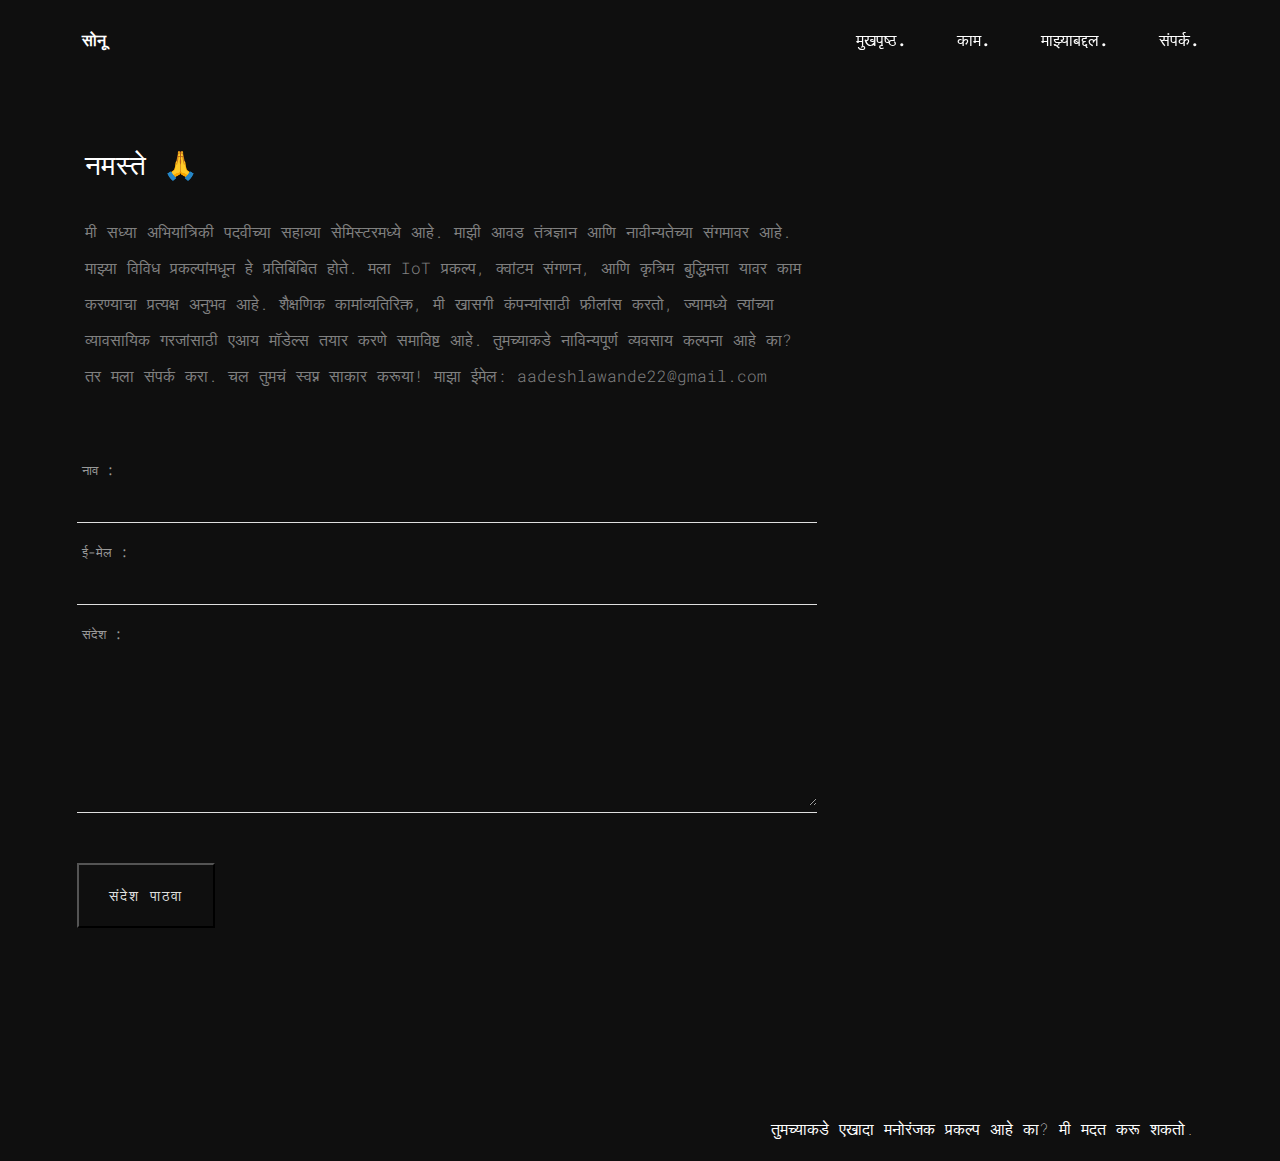
<file: contact.html>
<!DOCTYPE html>
<html lang="mr">
<head>
      <meta charset="UTF-8">
      <meta name="viewport" content="width=device-width, initial-scale=1.0">
      <meta http-equiv="X-UA-Compatible" content="ie=edge">
      <meta name="author" content="harrnish">

      <title>संपर्क सोनू</title>

      <!-- stylesheet -->
      <link rel="stylesheet" href="style.css">

      <!-- bootstrap cdns -->
      <link rel="stylesheet" href="https://stackpath.bootstrapcdn.com/bootstrap/4.3.1/css/bootstrap.min.css">
      <script src="https://stackpath.bootstrapcdn.com/bootstrap/4.3.1/js/bootstrap.min.js"></script>

      <!-- google fonts -->
      <link href="https://fonts.googleapis.com/css?family=Roboto+Mono:100,100i,300,300i,400,400i,500,500i,700,700i" rel="stylesheet">

      <!-- for on scroll animations -->
      <link rel="stylesheet" href="animate.css">
      <script src="wow.min.js"></script>

</head>
<body>
      <div class="wrapper">

            <!--------------- नेव्हबार येथे सुरू होते --------------->
            <nav>
                  <span id="brand">
                        <a href="index.html">सोनू</a>
                  </span>

                  <ul id="menu">
                        <li><a href="index.html">मुखपृष्ठ<span>.</span></a></li>
                        <li><a href="work.html">काम<span>.</span></a></li>
                        <li><a href="about.html">माझ्याबद्दल<span>.</span></a></li>
                        <li><a href="contact.html">संपर्क<span>.</span></a></li>
                  </ul>

                  <div id="toggle">
                        <div class="span">मेनू</div>
                  </div>
            </nav>

            <div id="resize">
                  <div class="close-btn">बंद करा</div>

                  <ul id="menu">
                        <li><a href="index.html">मुखपृष्ठ<span>.</span></a></li>
                        <li><a href="work.html">काम<span>.</span></a></li>
                        <li><a href="about.html">माझ्याबद्दल<span>.</span></a></li>
                        <li><a href="contact.html">संपर्क<span>.</span></a></li>
                  </ul>
            </div>

            <!--------------- नेव्हबार येथे समाप्त होते --------------->

            <div class="whitespace"></div>

            <!--------------- हिरो विभाग येथे सुरू होतो --------------->
            <div class="container">
                  <div class="hero-content">
                        <br><br>

                        <div class="row">
                              <div class="col-lg-8">

                                    <h3 class="wow fadeInUp" data-wow-delay="1s">नमस्ते 🙏</h3><br>
                                    <p class="wow fadeInUp" data-wow-delay="1.2s">मी सध्या अभियांत्रिकी पदवीच्या सहाव्या सेमिस्टरमध्ये आहे. माझी आवड तंत्रज्ञान आणि नावीन्यतेच्या संगमावर आहे. माझ्या विविध प्रकल्पांमधून हे प्रतिबिंबित होते. मला IoT प्रकल्प, क्वांटम संगणन, आणि कृत्रिम बुद्धिमत्ता यावर काम करण्याचा प्रत्यक्ष अनुभव आहे.

                                          शैक्षणिक कामांव्यतिरिक्त, मी खासगी कंपन्यांसाठी फ्रीलांस करतो, ज्यामध्ये त्यांच्या व्यावसायिक गरजांसाठी एआय मॉडेल्स तयार करणे समाविष्ट आहे.

                                          तुमच्याकडे नाविन्यपूर्ण व्यवसाय कल्पना आहे का? तर मला संपर्क करा. चल तुमचं स्वप्न साकार करूया! माझा ईमेल: aadeshlawande22@gmail.com
                                    </p>

                              </div>
                        </div>
                  </div>
            </div>
            <!--------------- हिरो विभाग येथे समाप्त होतो --------------->

            <!--------------- फॉर्म विभाग येथे सुरू होतो --------------->
            <div class="container-fluid">
                  <div class="row">
                        <div class="col-lg-8">
                              <form name="contact-form" id="contact-form" method="post" action="">

                              <ul>

                              <li class="wow fadeInUp" data-wow-delay="1.4s">
                                    <label for="contact-name">नाव :</label>
                                    <div class="textarea">
                                          <input type="text" name="contact-name" id="contact-name" value="" required>
                                    </div>
                              </li>

                              <li class="wow fadeInUp" data-wow-delay="1.6s">
                                    <label for="contact-email">ई-मेल :</label>
                                    <div class="textarea">
                                          <input type="email" name="contact-email" id="contact-email" value="" required>
                                    </div>
                              </li>

                              <li class="wow fadeInUp" data-wow-delay="1.6s">
                                    <label for="contact-project">संदेश :</label>
                                    <div class="textarea">
                                          <textarea type="email" name="contact-project" id="contact-project" rows="6" value="" required>
                                          </textarea>
                                    </div>
                              </li>

                              </ul>

                              <button type="submit" name="contact-submit" id="contact-submit" class="send wow fadeInUp">संदेश पाठवा</button>

                              </form>
                        </div>
                  </div>
            </div>

            <!--------------- फॉर्म विभाग येथे समाप्त होतो --------------->

            <div class="whitespace"></div>

            <!--------------- फूटरस येथे सुरू होतो --------------->
            <div class="footer">
                  <div class="container">
                        <br><br>

                        <div class="collab">
                              <div class="row">
                                    <div class="col-lg-12">
                                          <p class="wow fadeInUp">तुमच्याकडे एखादा मनोरंजक प्रकल्प आहे का? मी मदत करू शकतो.</p>
                                    </div>
                              </div>
                        </div>
                  </div>
            </div>
            <!--------------- फूटरस येथे समाप्त होतो --------------->
      </div>
</body>
</html>
</file>
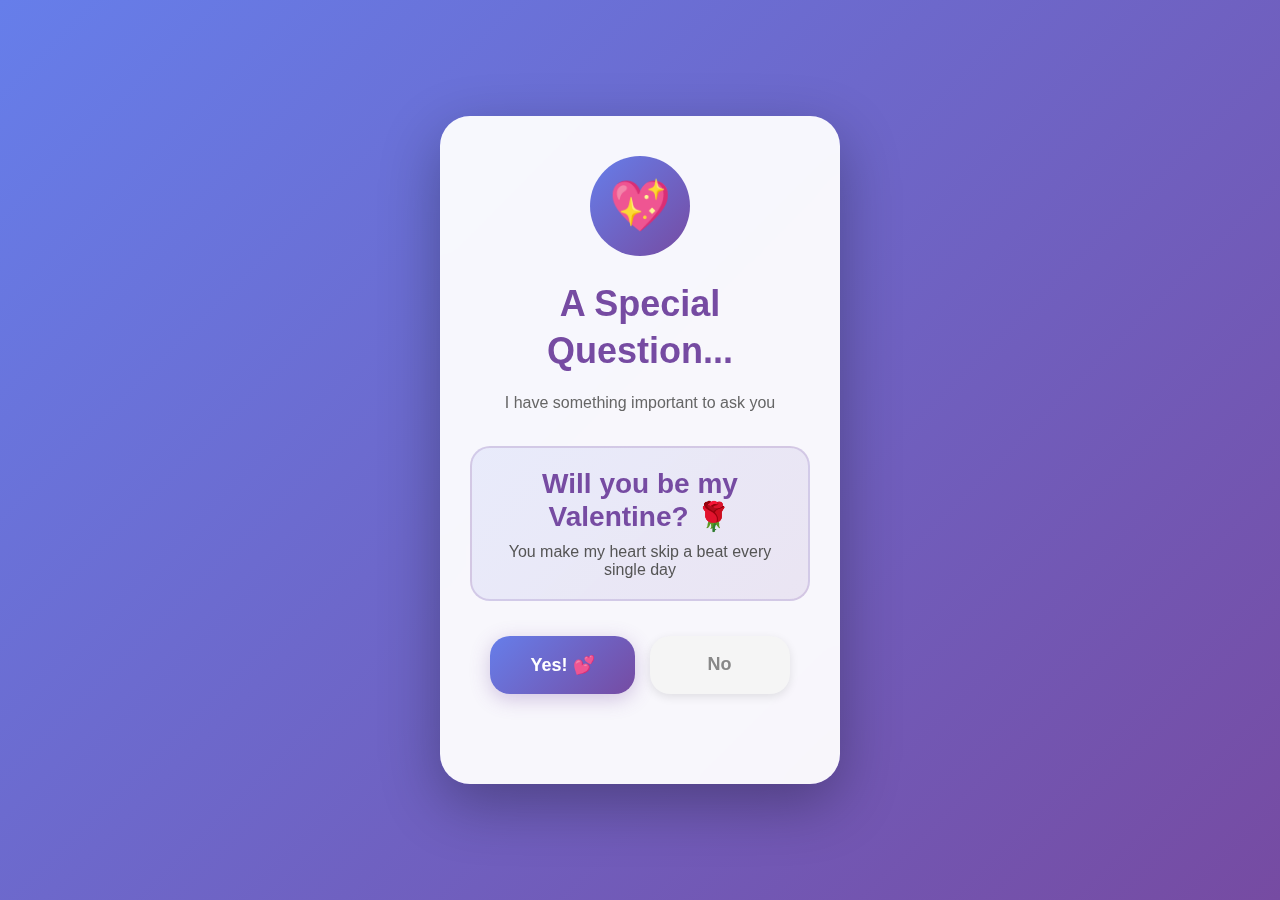
<file: formanc.html>
<!DOCTYPE html>
<html lang="en">
<head>
    <meta charset="UTF-8">
    <meta name="viewport" content="width=device-width, initial-scale=1.0">
    <title>💖 Will You Be Mine?</title>
    <style>
        * {
            margin: 0;
            padding: 0;
            box-sizing: border-box;
        }

        body {
            font-family: 'Segoe UI', Tahoma, Geneva, Verdana, sans-serif;
            min-height: 100vh;
            display: flex;
            justify-content: center;
            align-items: center;
            background: linear-gradient(135deg, #667eea 0%, #764ba2 100%);
            padding: 20px;
            overflow-x: hidden;
        }

        .container {
            background: rgba(255, 255, 255, 0.95);
            backdrop-filter: blur(10px);
            border-radius: 30px;
            padding: 40px 30px;
            max-width: 400px;
            width: 100%;
            box-shadow: 0 20px 60px rgba(0, 0, 0, 0.3);
            position: relative;
            animation: slideIn 0.6s ease;
        }

        @keyframes slideIn {
            from {
                opacity: 0;
                transform: translateY(30px);
            }
            to {
                opacity: 1;
                transform: translateY(0);
            }
        }

        .hearts-bg {
            position: fixed;
            top: 0;
            left: 0;
            width: 100%;
            height: 100%;
            pointer-events: none;
            overflow: hidden;
            z-index: 0;
        }

        .heart {
            position: absolute;
            font-size: 20px;
            animation: float 6s infinite;
            opacity: 0.6;
        }

        @keyframes float {
            0% {
                transform: translateY(100vh) rotate(0deg);
                opacity: 0;
            }
            50% {
                opacity: 0.6;
            }
            100% {
                transform: translateY(-100px) rotate(360deg);
                opacity: 0;
            }
        }

        .header {
            text-align: center;
            margin-bottom: 30px;
        }

        .header h1 {
            color: #764ba2;
            font-size: 36px;
            margin-bottom: 15px;
            line-height: 1.3;
        }

        .header p {
            color: #666;
            font-size: 16px;
            line-height: 1.6;
        }

        .emoji-circle {
            width: 100px;
            height: 100px;
            background: linear-gradient(135deg, #667eea, #764ba2);
            border-radius: 50%;
            display: flex;
            align-items: center;
            justify-content: center;
            font-size: 50px;
            margin: 0 auto 25px;
            animation: pulse 2s infinite;
        }

        @keyframes pulse {
            0%, 100% {
                transform: scale(1);
            }
            50% {
                transform: scale(1.1);
            }
        }

        .question {
            text-align: center;
            margin: 30px 0;
            padding: 20px;
            background: linear-gradient(135deg, rgba(102, 126, 234, 0.1), rgba(118, 75, 162, 0.1));
            border-radius: 20px;
            border: 2px solid rgba(118, 75, 162, 0.2);
        }

        .question h2 {
            color: #764ba2;
            font-size: 28px;
            margin-bottom: 10px;
        }

        .question p {
            color: #555;
            font-size: 16px;
        }

        .button-group {
            display: flex;
            gap: 15px;
            margin-top: 35px;
            justify-content: center;
            flex-wrap: wrap;
        }

        button {
            padding: 18px 40px;
            border: none;
            border-radius: 20px;
            font-size: 18px;
            font-weight: 700;
            cursor: pointer;
            transition: all 0.3s;
            position: relative;
            min-width: 140px;
        }

        .yes-btn {
            background: linear-gradient(135deg, #667eea, #764ba2);
            color: white;
            box-shadow: 0 5px 20px rgba(118, 75, 162, 0.3);
        }

        .yes-btn:hover {
            transform: translateY(-3px);
            box-shadow: 0 10px 30px rgba(118, 75, 162, 0.4);
        }

        .yes-btn:active {
            transform: translateY(-1px);
        }

        .no-btn {
            background: #f5f5f5;
            color: #888;
            transition: all 0.2s;
            box-shadow: 0 3px 10px rgba(0, 0, 0, 0.1);
        }

        .no-btn:hover {
            background: #ebebeb;
        }

        .message {
            text-align: center;
            margin-top: 20px;
            padding: 15px;
            border-radius: 15px;
            font-size: 14px;
            opacity: 0;
            transition: opacity 0.3s;
        }

        .message.show {
            opacity: 1;
        }

        .message.love {
            background: #fff3f3;
            color: #d63447;
        }

        .message.success {
            background: #f0fdf4;
            color: #15803d;
        }

        @keyframes shake {
            0%, 100% { transform: translateX(0); }
            25% { transform: translateX(-10px); }
            75% { transform: translateX(10px); }
        }

        .shake {
            animation: shake 0.3s;
        }

        @keyframes bounce {
            0%, 100% { transform: scale(1); }
            50% { transform: scale(1.1); }
        }

        .bounce {
            animation: bounce 0.5s;
        }

        /* Mobile optimizations */
        @media (max-width: 480px) {
            .container {
                padding: 30px 20px;
            }

            .header h1 {
                font-size: 30px;
            }

            .emoji-circle {
                width: 80px;
                height: 80px;
                font-size: 40px;
            }

            .question h2 {
                font-size: 24px;
            }

            .question p {
                font-size: 15px;
            }

            button {
                padding: 15px 30px;
                font-size: 16px;
                min-width: 120px;
            }

            .button-group {
                gap: 12px;
            }
        }

        .celebration {
            position: fixed;
            top: 50%;
            left: 50%;
            transform: translate(-50%, -50%);
            font-size: 100px;
            z-index: 1000;
            opacity: 0;
            pointer-events: none;
            animation: celebrate 1s ease-out;
        }

        @keyframes celebrate {
            0% {
                opacity: 1;
                transform: translate(-50%, -50%) scale(0);
            }
            50% {
                opacity: 1;
                transform: translate(-50%, -50%) scale(1.2);
            }
            100% {
                opacity: 0;
                transform: translate(-50%, -50%) scale(1);
            }
        }
    </style>
</head>
<body>
    <div class="hearts-bg" id="heartsContainer"></div>

    <div class="container">
        <div class="header">
            <div class="emoji-circle">💖</div>
            <h1>A Special Question...</h1>
            <p>I have something important to ask you</p>
        </div>

        <div class="question">
            <h2>Will you be my Valentine? 🌹</h2>
            <p>You make my heart skip a beat every single day</p>
        </div>

        <div class="button-group">
            <button type="button" class="yes-btn" id="yesBtn">Yes! 💕</button>
            <button type="button" class="no-btn" id="noBtn">No</button>
        </div>

        <div class="message" id="message"></div>
    </div>

    <script>
        // Floating hearts background
        function createHeart() {
            const heart = document.createElement('div');
            heart.className = 'heart';
            heart.textContent = ['💕', '💖', '💗', '💓', '💝'][Math.floor(Math.random() * 5)];
            heart.style.left = Math.random() * 100 + '%';
            heart.style.animationDuration = (Math.random() * 3 + 4) + 's';
            heart.style.fontSize = (Math.random() * 20 + 15) + 'px';
            document.getElementById('heartsContainer').appendChild(heart);

            setTimeout(() => heart.remove(), 7000);
        }

        setInterval(createHeart, 800);

        // No button functionality
        const noBtn = document.getElementById('noBtn');
        const yesBtn = document.getElementById('yesBtn');
        const message = document.getElementById('message');
        const container = document.querySelector('.container');
        let noClickCount = 0;

        const noMessages = [
            "Are you sure? 🥺",
            "Please think again! 💔",
            "You're breaking my heart... 😢",
            "Give us a chance! 💝",
            "But... but... why? 😭",
            "I'll wait forever for you! 💕",
            "Really? Not even a little? 🥺",
            "My heart is shattering... 💔",
            "Pretty please? 🙏",
            "Fine, the No button is disappearing! 😤"
        ];

        noBtn.addEventListener('click', function(e) {
            e.preventDefault();
            noClickCount++;

            container.classList.add('shake');
            setTimeout(() => container.classList.remove('shake'), 300);

            const messageText = noMessages[Math.min(noClickCount - 1, noMessages.length - 1)];
            message.textContent = messageText;
            message.className = 'message love show';

            // Make No button smaller and harder to click
            const currentNoSize = parseFloat(getComputedStyle(noBtn).fontSize);
            const currentYesSize = parseFloat(getComputedStyle(yesBtn).fontSize);
            
            if (currentNoSize > 8) {
                noBtn.style.fontSize = (currentNoSize - 2) + 'px';
                const currentPadding = parseInt(getComputedStyle(noBtn).paddingTop);
                noBtn.style.padding = Math.max(5, currentPadding - 2) + 'px ' + Math.max(10, parseInt(getComputedStyle(noBtn).paddingLeft) - 3) + 'px';
            }

            // Make Yes button bigger and more attractive
            yesBtn.style.fontSize = (currentYesSize + 1) + 'px';
            yesBtn.classList.add('bounce');
            setTimeout(() => yesBtn.classList.remove('bounce'), 500);

            // Move No button to random position on screen after 3 clicks
            if (noClickCount > 2) {
                const maxX = window.innerWidth - noBtn.offsetWidth - 40;
                const maxY = window.innerHeight - noBtn.offsetHeight - 40;
                const randomX = Math.random() * maxX;
                const randomY = Math.random() * maxY;
                
                noBtn.style.position = 'fixed';
                noBtn.style.left = randomX + 'px';
                noBtn.style.top = randomY + 'px';
            }

            // Make No button nearly invisible after many clicks
            if (noClickCount > 5) {
                noBtn.style.opacity = Math.max(0.1, 1 - (noClickCount - 5) * 0.15);
            }

            // Completely hide No button after 8 clicks
            if (noClickCount >= 8) {
                noBtn.style.display = 'none';
                message.textContent = "No button ran away! 😊 Only Yes remains! 💖";
            }

            setTimeout(() => {
                if (noClickCount < 8) {
                    message.classList.remove('show');
                }
            }, 2500);
        });

        // Yes button functionality
        yesBtn.addEventListener('click', function() {
            // Show celebration
            const celebration = document.createElement('div');
            celebration.className = 'celebration';
            celebration.textContent = '🎉';
            document.body.appendChild(celebration);

            setTimeout(() => celebration.remove(), 1000);

            message.textContent = '💖 YES! You just made me the happiest person alive! 💖';
            message.className = 'message success show';

            // Create burst of hearts
            for (let i = 0; i < 30; i++) {
                setTimeout(createHeart, i * 80);
            }

            // Hide buttons
            yesBtn.style.display = 'none';
            noBtn.style.display = 'none';

            // Show final romantic message
            setTimeout(() => {
                const question = document.querySelector('.question');
                question.innerHTML = '<h2>💕 We\'re Together Now! 💕</h2><p>This is the beginning of something beautiful</p>';
            }, 2000);
        });
    </script>
</body>
</html>
</file>
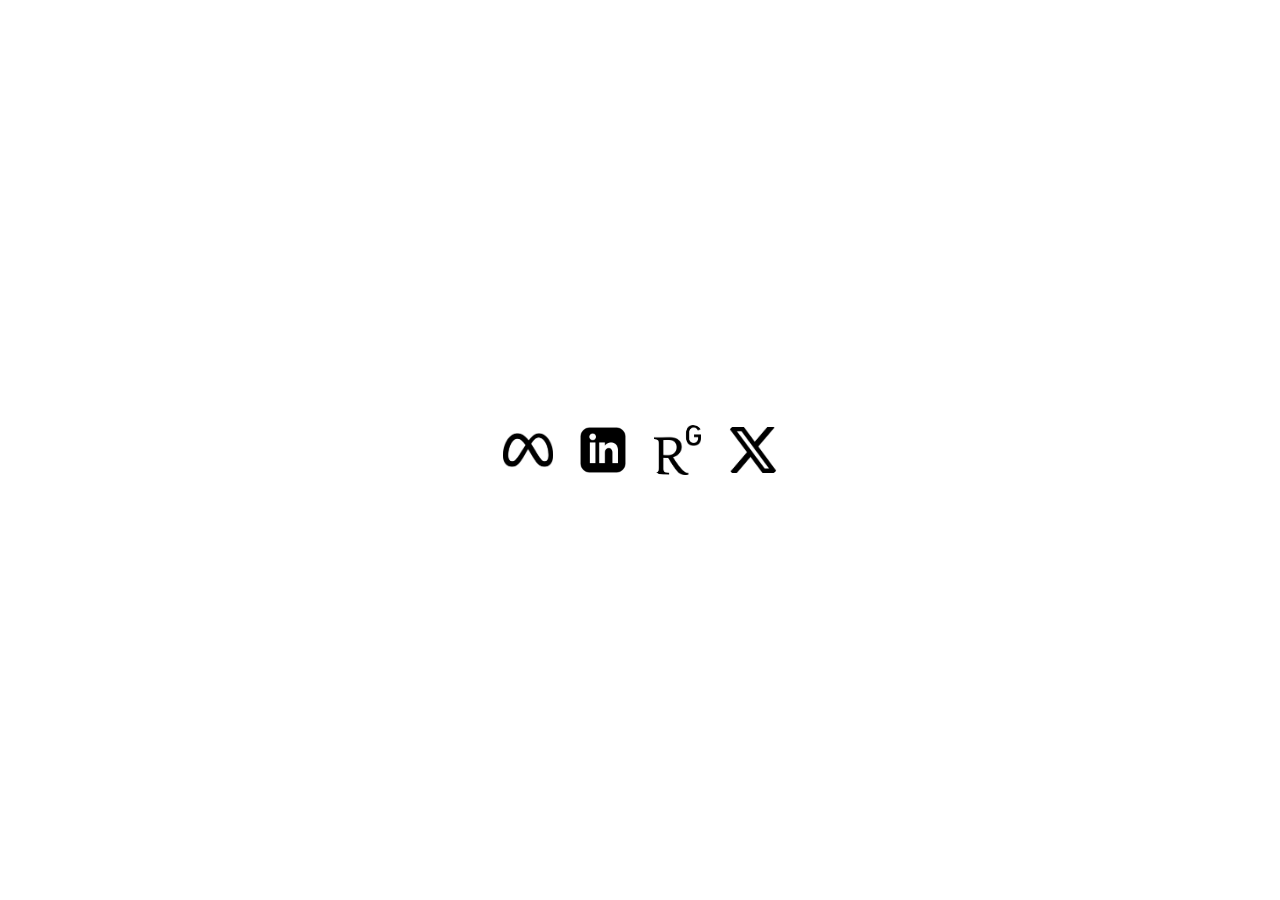
<file: links.html>
<!DOCTYPE html>
<html lang="en">
<head>
    <meta charset="UTF-8">
    <meta name="viewport" content="width=device-width, initial-scale=1.0">
    <title>Social Links</title>
    <link rel="stylesheet" href="styles_2.css">
</head>
<body>
    <div class="social-links">
        <a href="https://www.facebook.com/profile.php?id=61559209200812" target="_blank" class="social-icon">
            <img src="meta.png" alt="Facebook">
        </a>
        <a href="https://www.linkedin.com/in/aadesh-lawande-41877825b/" target="_blank" class="social-icon">
            <img src="linkedin.png" alt="LinkedIn">
        </a>
        <a href="https://www.researchgate.net/profile/Aadesh-Lawande?ev=hdr_xprf" target="_blank" class="social-icon">
            <img src="gate.png" alt="ResearchGate">
        </a>
        <a href="https://x.com/aadesh_lawande" target="_blank" class="social-icon">
            <img src="x.png" alt="Twitter">
        </a>
    </div>
</body>
</html>
</file>
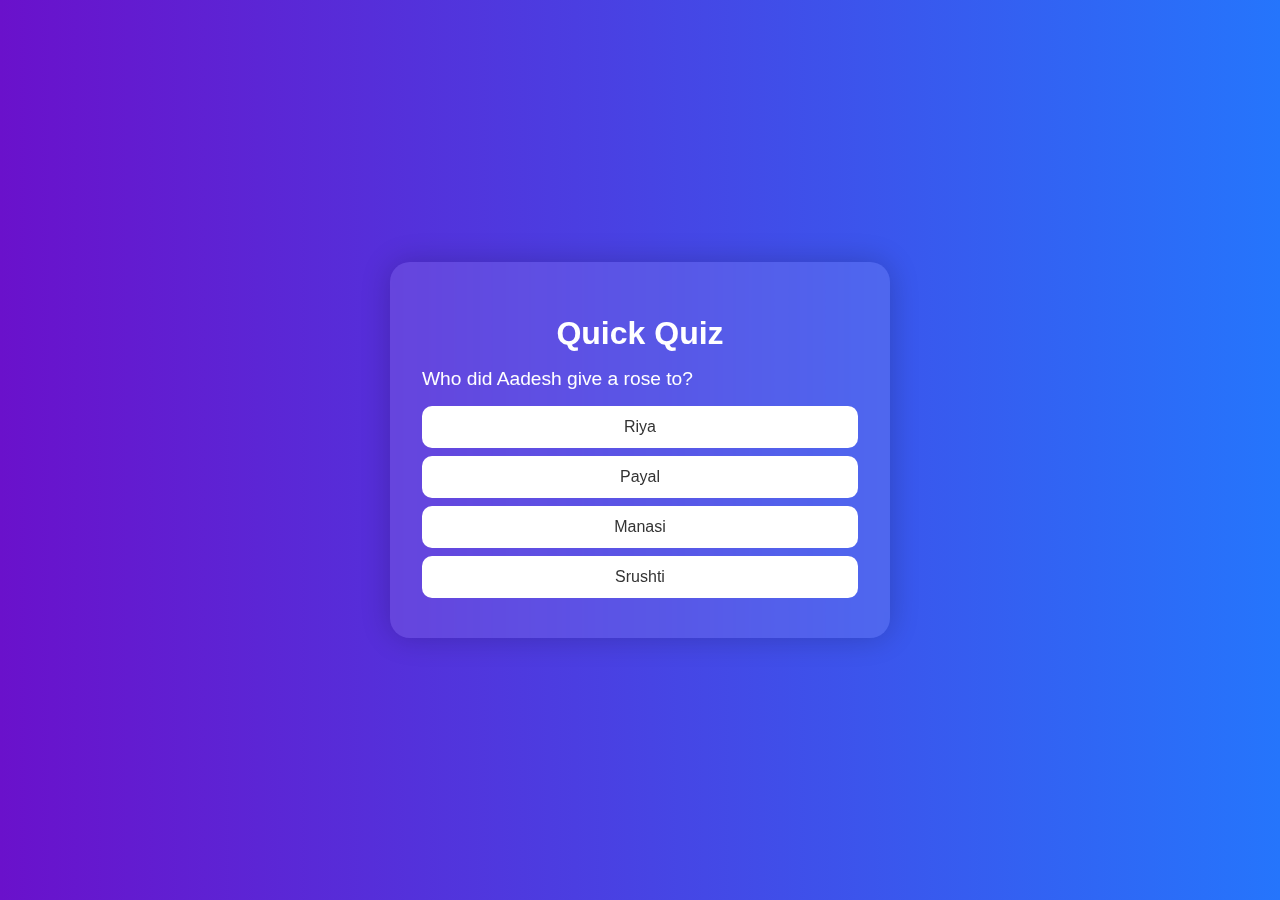
<file: quiz.html>
<!DOCTYPE html>
<html lang="en">
<head>
  <meta charset="UTF-8" />
  <meta name="viewport" content="width=device-width, initial-scale=1.0"/>
  <title>Cool Quiz</title>
  <style>
    * {
      box-sizing: border-box;
    }
    body {
      margin: 0;
      font-family: 'Segoe UI', Tahoma, Geneva, Verdana, sans-serif;
      background: linear-gradient(to right, #6a11cb, #2575fc);
      display: flex;
      justify-content: center;
      align-items: center;
      height: 100vh;
      color: #fff;
    }
    .quiz-container {
      background: rgba(255, 255, 255, 0.1);
      padding: 2rem;
      border-radius: 20px;
      backdrop-filter: blur(10px);
      box-shadow: 0 0 30px rgba(0,0,0,0.2);
      width: 90%;
      max-width: 500px;
      animation: fadeIn 1s ease-out;
    }
    @keyframes fadeIn {
      from { opacity: 0; transform: translateY(20px); }
      to { opacity: 1; transform: translateY(0); }
    }
    h1 {
      text-align: center;
      margin-bottom: 1rem;
    }
    .question {
      font-size: 1.2rem;
      margin-bottom: 1rem;
      animation: slideIn 0.5s ease-out;
    }
    @keyframes slideIn {
      from { transform: translateX(-50px); opacity: 0; }
      to { transform: translateX(0); opacity: 1; }
    }
    .options button {
      display: block;
      width: 100%;
      padding: 0.75rem;
      margin: 0.5rem 0;
      border: none;
      border-radius: 10px;
      background: #fff;
      color: #333;
      font-size: 1rem;
      cursor: pointer;
      transition: transform 0.2s, background 0.3s;
    }
    .options button:hover {
      background: #d0d0ff;
      transform: scale(1.05);
    }
    .correct {
      background-color: #4CAF50 !important;
      color: #fff;
    }
    .wrong {
      background-color: #f44336 !important;
      color: #fff;
    }
    .result {
      text-align: center;
      font-size: 1.5rem;
      margin-top: 1rem;
      display: none;
    }
  </style>
</head>
<body>
  <div class="quiz-container">
    <h1>Quick Quiz</h1>
    <div class="question" id="question"></div>
    <div class="options" id="options"></div>
    <div class="result" id="result"></div>
  </div>

  <script>
    const questions = [
      {
        question: "Who did Aadesh give a rose to?",
        options: ["Riya", "Payal", "Manasi", "Srushti"],
        answer: "Srushti"
      },
      {
        question: "How many girlfriends did I have?",
        options: ["5", "0", "2", "3"],
        answer: "2"
      },
      {
        question: "What is my favourite food?",
        options: ["Amras", "Mastani", "Ice cream", "Dosa"],
        answer: "Dosa"
      }
    ];

    let currentQuestion = 0;
    let score = 0;

    const questionEl = document.getElementById("question");
    const optionsEl = document.getElementById("options");
    const resultEl = document.getElementById("result");

    function loadQuestion() {
      const q = questions[currentQuestion];
      questionEl.textContent = q.question;
      optionsEl.innerHTML = "";
      q.options.forEach((opt, index) => {
        const btn = document.createElement("button");
        btn.textContent = opt;
        btn.onclick = () => checkAnswer(index);
        optionsEl.appendChild(btn);
      });
      resultEl.style.display = "none";
    }

    function checkAnswer(selectedIndex) {
      const q = questions[currentQuestion];
      const buttons = optionsEl.querySelectorAll("button");

      buttons.forEach((btn, idx) => {
        btn.disabled = true;
        if (q.options[idx] === q.answer) {
          btn.classList.add("correct");
        }
      });

      if (q.options[selectedIndex] !== q.answer) {
        buttons[selectedIndex].classList.add("wrong");
      } else {
        score++;
      }

      setTimeout(() => {
        currentQuestion++;
        if (currentQuestion < questions.length) {
          loadQuestion();
        } else {
          showResult();
        }
      }, 1000);
    }

    function showResult() {
      questionEl.style.display = "none";
      optionsEl.style.display = "none";
      resultEl.style.display = "block";
      resultEl.innerHTML = `🎉 You scored <strong>${score}</strong> out of ${questions.length}!`;
    }

    loadQuestion();
  </script>
</body>
</html>
</file>
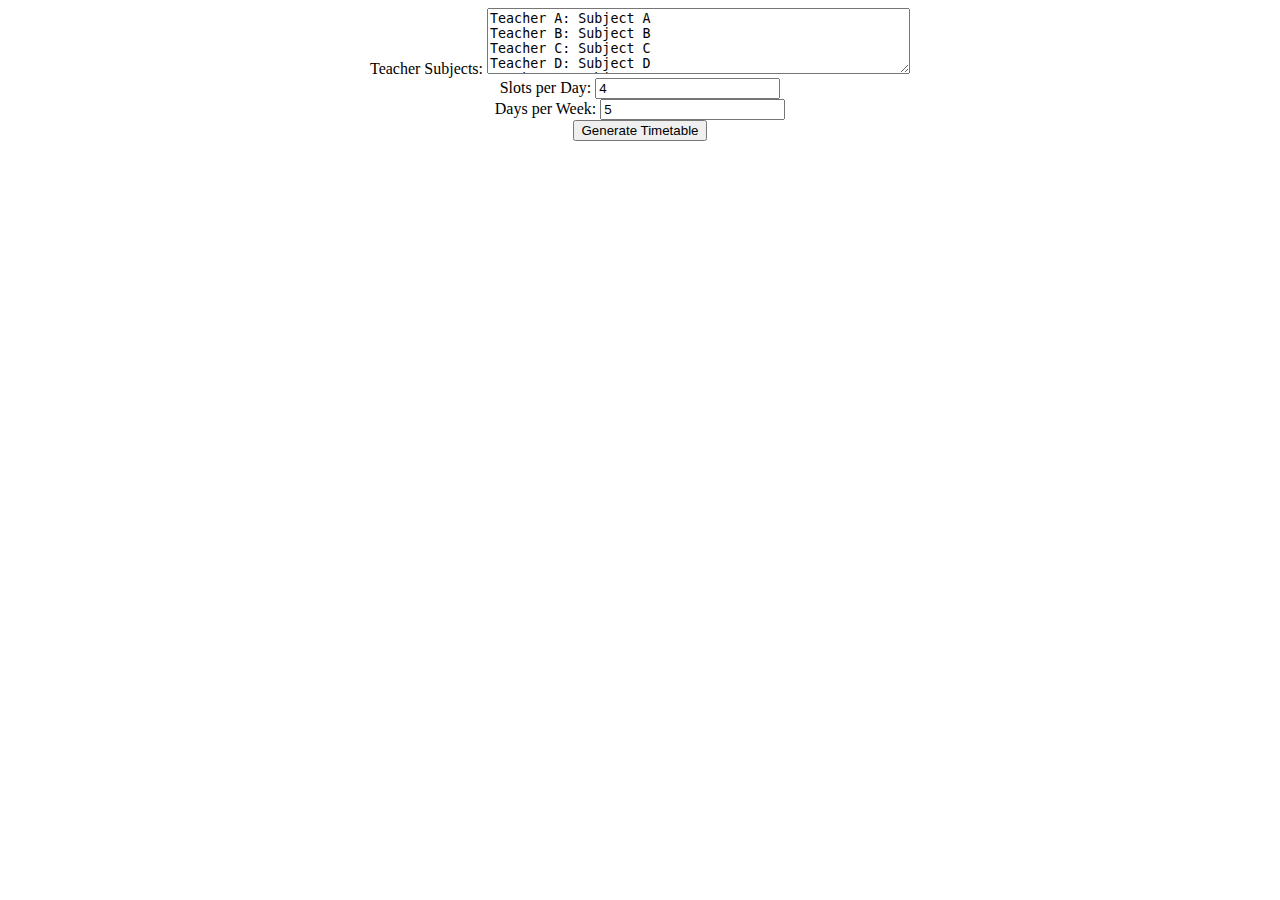
<file: sogoodineededacopy.html>
<!DOCTYPE html>
<html>
<head>
  <title>Timetable Generation</title>
  <style>
    .container {
      display: flex;
      flex-direction: column;
      align-items: center;
    }

    table {
      border-collapse: collapse;
      margin-top: 20px;
    }

    th,
    td {
      border: 1px solid black;
      padding: 10px;
      text-align: center;
    }

    th {
      font-weight: bold;
      background-color: #ccc;
    }

    .classroom-title {
      font-weight: bold;
      font-size: 18px;
      margin-bottom: 10px;
    }

    .slot {
      cursor: move;
    }
  </style>
</head>
<body>
  <div class="container">
    <div>
      <label for="teacherSubjects">Teacher Subjects:</label>
      <textarea id="teacherSubjects" rows="4" cols="50">Teacher A: Subject A
Teacher B: Subject B
Teacher C: Subject C
Teacher D: Subject D
Teacher E: Subject E
Teacher F: Subject F</textarea>
    </div>
    <div>
      <label for="slotsPerDay">Slots per Day:</label>
      <input type="number" id="slotsPerDay" value="4">
    </div>
    <div>
      <label for="daysPerWeek">Days per Week:</label>
      <input type="number" id="daysPerWeek" value="5">
    </div>
    <div>
      <button onclick="generateTimetable()">Generate Timetable</button>
    </div>
    <div id="timetableOutput"></div>
  </div>

  <script>
    function generateTimetable() {
      var teacherSubjectsInput = document.getElementById('teacherSubjects').value;
      var slotsPerDay = document.getElementById('slotsPerDay').value;
      var daysPerWeek = document.getElementById('daysPerWeek').value;

      var teacherSubjects = teacherSubjectsInput.split('\n');
      var teachers = [];
      var subjects = [];

      for (var i = 0; i < teacherSubjects.length; i++) {
        var teacherSubject = teacherSubjects[i].trim();
        var teacherSubjectArr = teacherSubject.split(':');

        var teacher = teacherSubjectArr[0].trim();
        var subject = teacherSubjectArr[1].trim();

        teachers.push(teacher);
        subjects.push(subject);
      }

      var timetableOutput = document.getElementById('timetableOutput');
      timetableOutput.innerHTML = '';

      for (var classroom = 1; classroom <= 3; classroom++) {
        var timetableHtml = '<div class="classroom">';
        timetableHtml += '<div class="classroom-title">Classroom ' + classroom + '</div>';

        var timetable = generateTimetableForClassroom(teachers, subjects, slotsPerDay, daysPerWeek);
        timetableHtml += generateTimetableHtml(timetable, slotsPerDay, daysPerWeek);

        timetableHtml += '</div>';

        timetableOutput.innerHTML += timetableHtml;
      }

      attachDragDropListeners();
    }

    function generateTimetableForClassroom(teachers, subjects, slotsPerDay, daysPerWeek) {
      var populationSize = 100;
      var generationLimit = 1000;

      var population = initializePopulation(teachers, subjects, slotsPerDay, daysPerWeek, populationSize);

      var generation = 1;
      var bestFitness = -1;
      var bestTimetable = null;

      while (generation <= generationLimit && bestFitness !== 0) {
        population = evolvePopulation(population, teachers, subjects);
        var fittestTimetable = getFittestTimetable(population);

        var fitness = getFitness(fittestTimetable);

        if (fitness < bestFitness || bestFitness === -1) {
          bestFitness = fitness;
          bestTimetable = fittestTimetable;
        }

        generation++;
      }

      return bestTimetable;
    }

    function initializePopulation(teachers, subjects, slotsPerDay, daysPerWeek, populationSize) {
      var population = [];

      for (var i = 0; i < populationSize; i++) {
        var timetable = generateRandomTimetable(teachers, subjects, slotsPerDay, daysPerWeek);
        population.push(timetable);
      }

      return population;
    }

    function generateRandomTimetable(teachers, subjects, slotsPerDay, daysPerWeek) {
      var timetable = [];

      for (var i = 0; i < daysPerWeek; i++) {
        var day = [];

        for (var j = 0; j < slotsPerDay; j++) {
          var randomIndex = Math.floor(Math.random() * teachers.length);
          var teacher = teachers[randomIndex];
          var subject = subjects[randomIndex];

          day.push({ teacher: teacher, subject: subject });
        }

        timetable.push(day);
      }

      return timetable;
    }

    function evolvePopulation(population, teachers, subjects) {
      var fittestOffset = 0;

      var newPopulation = [];
      var fittestTimetable = getFittestTimetable(population);
      newPopulation.push(fittestTimetable);

      for (var i = 1; i < population.length; i++) {
        var parent1 = selectParent(population);
        var parent2 = selectParent(population);

        var child = crossover(parent1, parent2, teachers, subjects);
        mutate(child, teachers, subjects);

        newPopulation.push(child);
      }

      return newPopulation;
    }

    function selectParent(population) {
      var tournamentSize = 5;
      var tournament = [];

      for (var i = 0; i < tournamentSize; i++) {
        var randomIndex = Math.floor(Math.random() * population.length);
        tournament.push(population[randomIndex]);
      }

      var fittest = getFittestTimetable(tournament);
      return fittest;
    }

    function crossover(parent1, parent2, teachers, subjects) {
      var child = [];

      for (var i = 0; i < parent1.length; i++) {
        var day = [];

        for (var j = 0; j < parent1[i].length; j++) {
          if (Math.random() < 0.5) {
            var teacher = parent1[i][j].teacher;
            var subject = parent1[i][j].subject;
          } else {
            var teacher = parent2[i][j].teacher;
            var subject = parent2[i][j].subject;
          }

          day.push({ teacher: teacher, subject: subject });
        }

        child.push(day);
      }

      return child;
    }

    function mutate(timetable, teachers, subjects) {
      for (var i = 0; i < timetable.length; i++) {
        for (var j = 0; j < timetable[i].length; j++) {
          if (Math.random() < 0.01) {
            var randomIndex = Math.floor(Math.random() * teachers.length);
            var teacher = teachers[randomIndex];
            var subject = subjects[randomIndex];

            timetable[i][j] = { teacher: teacher, subject: subject };
          }
        }
      }
    }

    function getFittestTimetable(population) {
      var fittestIndex = 0;
      var bestFitness = getFitness(population[0]);

      for (var i = 1; i < population.length; i++) {
        var fitness = getFitness(population[i]);

        if (fitness < bestFitness) {
          bestFitness = fitness;
          fittestIndex = i;
        }
      }

      return population[fittestIndex];
    }

    function getFitness(timetable) {
      var fitness = 0;

      for (var i = 0; i < timetable.length; i++) {
        var teachers = [];

        for (var j = 0; j < timetable[i].length; j++) {
          var teacher = timetable[i][j].teacher;

          if (teachers.includes(teacher)) {
            fitness++;
          }

          teachers.push(teacher);
        }
      }

      return fitness;
    }

    function generateTimetableHtml(timetable, slotsPerDay, daysPerWeek) {
      var html = '<table>';

      // Generate table header
      html += '<tr><th>Day/Slot</th>';

      for (var slot = 1; slot <= slotsPerDay; slot++) {
        html += '<th>Slot ' + slot + '</th>';
      }

      html += '</tr>';

      // Generate table rows
      for (var day = 0; day < daysPerWeek; day++) {
        html += '<tr><td>Day ' + (day + 1) + '</td>';

        for (var slot = 0; slot < slotsPerDay; slot++) {
          var teacher = timetable[day][slot].teacher;
          var subject = timetable[day][slot].subject;

          html += '<td class="slot" draggable="true">' + teacher + '<br>(' + subject + ')</td>';
        }

        html += '</tr>';
      }

      html += '</table>';

      return html;
    }

    function attachDragDropListeners() {
      var slots = document.getElementsByClassName('slot');

      for (var i = 0; i < slots.length; i++) {
        slots[i].addEventListener('dragstart', handleDragStart);
        slots[i].addEventListener('dragover', handleDragOver);
        slots[i].addEventListener('drop', handleDrop);
      }
    }

    function handleDragStart(event) {
      event.dataTransfer.setData('text/plain', event.target.innerHTML);
      event.dataTransfer.effectAllowed = 'move';
    }

    function handleDragOver(event) {
      event.preventDefault();
      event.dataTransfer.dropEffect = 'move';
    }

    function handleDrop(event) {
      event.preventDefault();
      var sourceHtml = event.dataTransfer.getData('text/plain');
      var targetHtml = event.target.innerHTML;

      event.target.innerHTML = sourceHtml;
      event.dataTransfer.setData('text/plain', targetHtml);
    }
  </script>
</body>
</html>
</file>
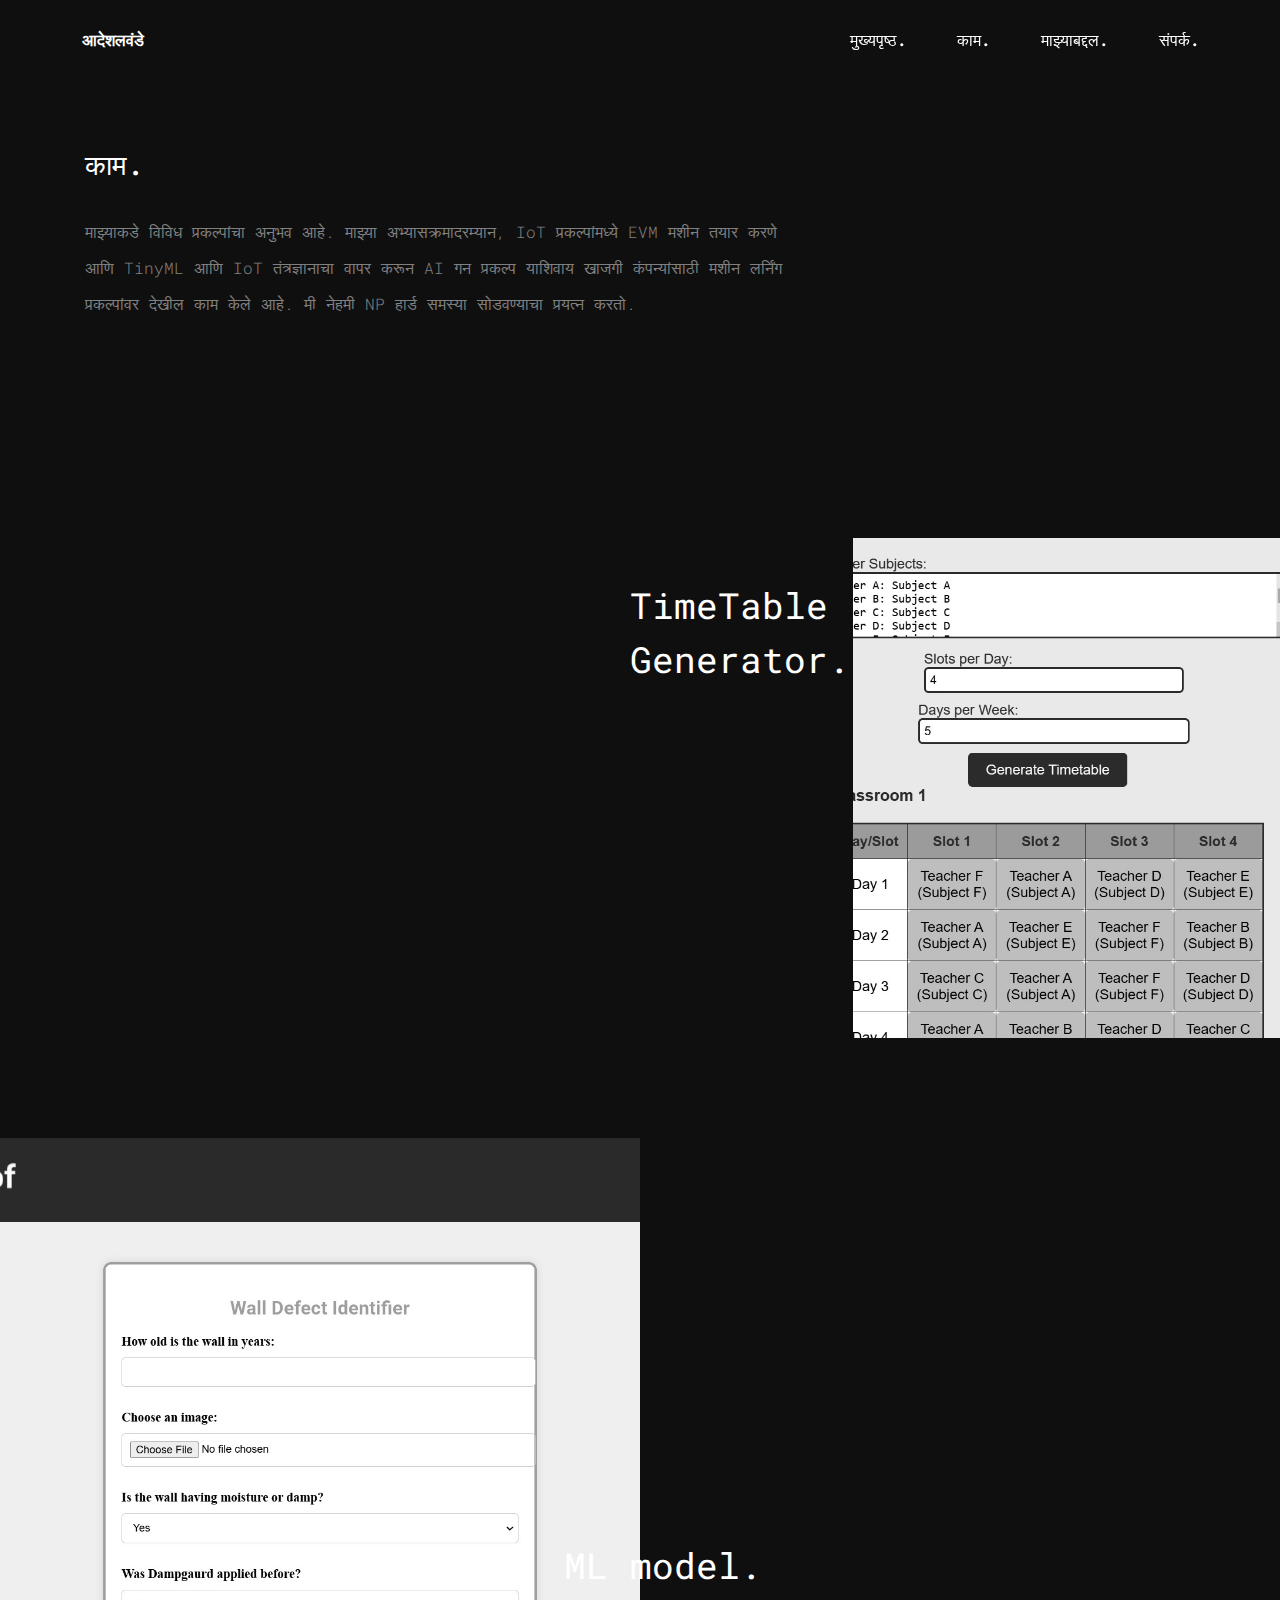
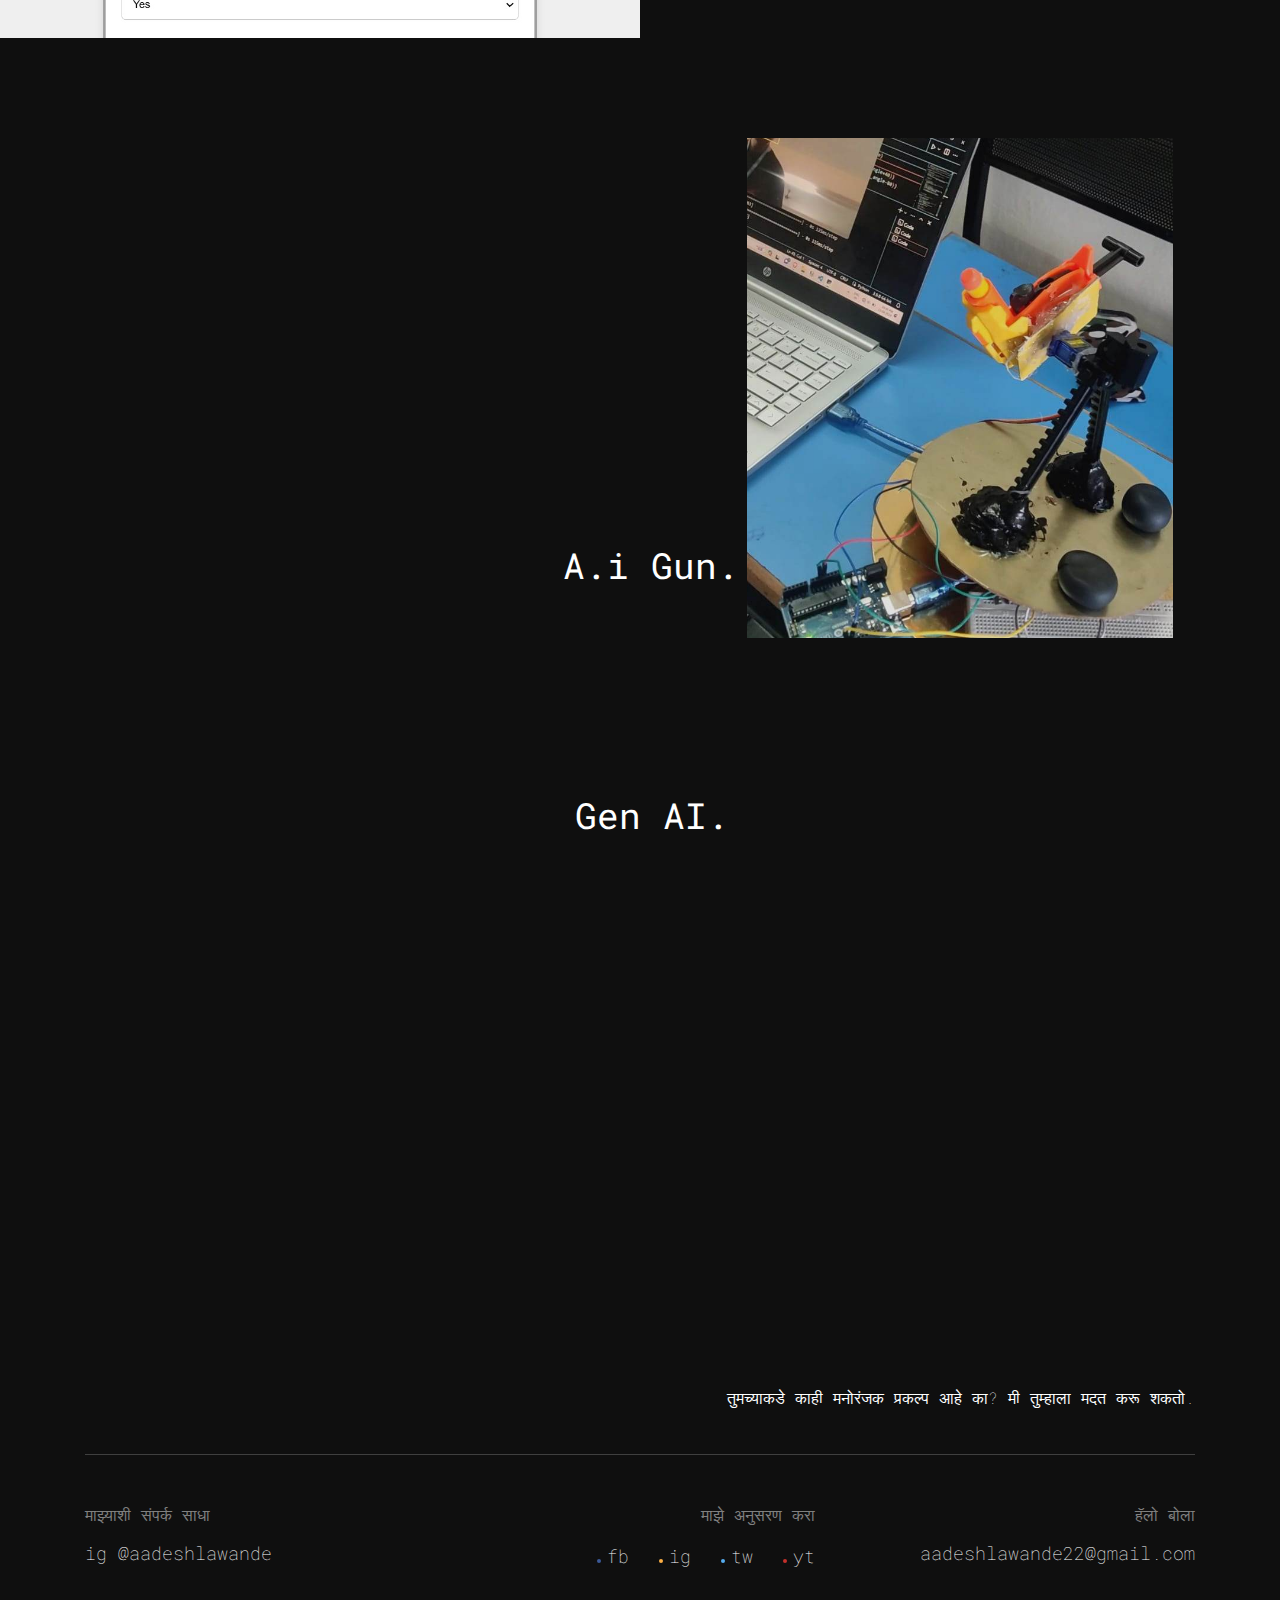
<file: work.html>
<!DOCTYPE html>
<html lang="mr">
<head>
      <meta charset="UTF-8">
      <meta name="viewport" content="width=device-width, initial-scale=1.0">
      <meta http-equiv="X-UA-Compatible" content="ie=edge">
      <meta name="author" content="harrnish">

      <title>काम</title>

      <!-- शैलीपत्र -->
      <link rel="stylesheet" href="style.css">

      <!-- बूटस्ट्रॅप सीडीएन -->
      <link rel="stylesheet" href="https://stackpath.bootstrapcdn.com/bootstrap/4.3.1/css/bootstrap.min.css">
      <script src="https://stackpath.bootstrapcdn.com/bootstrap/4.3.1/js/bootstrap.min.js"></script>

      <!-- गुगल फॉन्ट्स -->
      <link href="https://fonts.googleapis.com/css?family=Roboto+Mono:100,100i,300,300i,400,400i,500,500i,700,700i" rel="stylesheet">

      <!-- स्क्रोल अनिमेशनसाठी -->
      <link rel="stylesheet" href="animate.css">
      <script src="wow.min.js"></script>
</head>
<body>
      <div class="wrapper">

            <!--------------- नेव्हबार येथे सुरू होते --------------->
            <nav>
                  <span id="brand">
                        <a href="index.html">आदेशलवंडे</a>
                  </span>

                  <ul id="menu">
                        <li><a href="index.html">मुख्यपृष्ठ<span>.</span></a></li>
                        <li><a href="work.html">काम<span>.</span></a></li>
                        <li><a href="about.html">माझ्याबद्दल<span>.</span></a></li>
                        <li><a href="contact.html">संपर्क<span>.</span></a></li>
                  </ul>

                  <div id="toggle">
                        <div class="span">मेनू</div>
                  </div>
            </nav>

            <div id="resize">
                  <div class="close-btn">बंद</div>

                  <ul id="menu">
                        <li><a href="index.html">मुख्यपृष्ठ<span>.</span></a></li>
                        <li><a href="work.html">काम<span>.</span></a></li>
                        <li><a href="about.html">माझ्याबद्दल<span>.</span></a></li>
                        <li><a href="contact.html">संपर्क<span>.</span></a></li>
                  </ul>
            </div>
            <!--------------- नेव्हबार येथे संपते --------------->

            <div class="whitespace"></div>

            <!--------------- हिरो विभाग येथे सुरू होतो --------------->
            <div class="container">
                  <div class="hero-content">
                        <br><br>

                        <div class="row">
                              <div class="col-lg-8">
                                    <h3 class="wow fadeInUp" data-wow-delay="1s">काम.</h3><br>
                                    <p class="wow fadeInUp" data-wow-delay="1.2s">माझ्याकडे विविध प्रकल्पांचा अनुभव आहे. माझ्या अभ्यासक्रमादरम्यान,
                                          IoT प्रकल्पांमध्ये EVM मशीन तयार करणे आणि TinyML आणि IoT तंत्रज्ञानाचा वापर करून AI गन प्रकल्प
                                          याशिवाय खाजगी कंपन्यांसाठी मशीन लर्निंग प्रकल्पांवर देखील काम केले आहे.
                                          मी नेहमी NP हार्ड समस्या सोडवण्याचा प्रयत्न करतो.
                                    </p>
                              </div>
                        </div>
                  </div>
            </div>
            <!--------------- हिरो विभाग येथे संपतो --------------->

            <!--------------- प्रकल्प विभाग येथे सुरू होतो --------------->
            <div class="container-fluid">

                  <div class="whitespace"></div>
                  <div class="whitespace"></div>

                  <div class="row">
                        <div class="col-lg-8"></div>

                        <div class="col-lg-4 project project1 wow fadeInUp" data-wow-delay="1.4s" onclick="location.href='project.html'"></div>
                  </div>

                  <div class="whitespace"></div>

                  <div class="row">
                        <div class="col-lg-6 project project2 wow fadeInUp" onclick="location.href='project.html'"></div>

                        <div class="col-lg-6"></div>
                  </div>

                  <div class="whitespace"></div>

                  <div class="row">
                        <div class="col-lg-7"></div>

                        <div class="col-lg-4 project project3 wow fadeInUp" onclick="location.href='project.html'"></div>

                        <div class="col-lg-1"></div>
                  </div>

                  <div class="whitespace"></div>

                  <div class="row">
                        <div class="col-lg-1"></div>

                        <div class="col-lg-5 project project4 wow fadeInUp" onclick="location.href='project.html'"></div>

                        <div class="col-lg-6"></div>
                  </div>

                  <div class="whitespace"></div>
            </div>
            <!--------------- प्रकल्प विभाग येथे संपतो --------------->

            <!--------------- पाद लेख येथे सुरू होतो --------------->
            <div class="footer">
                  <div class="container">
                        <br><br>

                        <div class="collab">
                              <div class="row">
                                    <div class="col-lg-12">
                                          <p class="wow fadeInUp">तुमच्याकडे काही मनोरंजक प्रकल्प आहे का? मी तुम्हाला मदत करू शकतो.</p>
                                    </div>
                              </div>
                        </div>

                        <br>

                        <div class="hr">
                              <div class="row"></div>
                        </div>

                        <br><br>

                        <div class="info">
                              <div class="row">
                                    <div class="col-lg-4" id="personal">
                                          <p class="wow fadeInUp">माझ्याशी संपर्क साधा</p>
                                          <h4 class="wow fadeInUp" data-wow-delay="0.2s">ig @aadeshlawande</h4>
                                          <br><br>
                                    </div>

                                    <div class="col-lg-4" id="media">
                                          <p class="wow fadeInUp" data-wow-delay="0s">माझे अनुसरण करा</p>

                                          <ul>
                                                <li id="fb" class="wow fadeInUp" data-wow-delay="0.4s">fb</li>
                                                <li id="ig" class="wow fadeInUp" data-wow-delay="0.6s">ig</li>
                                                <li id="tw" class="wow fadeInUp" data-wow-delay="0.8s">tw</li>
                                                <li id="yt" class="wow fadeInUp" data-wow-delay="1s">yt</li>
                                          </ul>

                                          <br><br>
                                    </div>

                                    <div class="col-lg-4" id="address">
                                          <p class="wow fadeInUp" data-wow-delay="0s">हॅलो बोला</p>
                                          <h4 class="wow fadeInUp" data-wow-delay="0.2s">aadeshlawande22@gmail.com</h4>
                                          <br><br>
                                    </div>
                              </div>
                        </div>
                  </div>
            </div>
            <!--------------- पाद लेख येथे संपतो --------------->

            <br><br><br><br>
      </div>
</body>
</html>
</file>
<file: style.css>
/*--------------- basic styling --------------- */
html, body {
      margin: 0;
      padding: 0;
      width: 100%;
      height: 100%;
      font-family: "Roboto Mono" !important;
      background: #0f0f0f !important;
      color: #fff !important;
      cursor:url('hand.png'), auto;
}

.whitespace {
      width: 100%;
      height: 100px;
}

@media(max-width: 768px) {
      .whitespace {
            display: none;
      }
}

/*--------------- typewriter effect --------------- */
.line {
      width: 24em;
      top: 50%;
      margin: auto;
      border-right: 2px solid rgba(255, 255, 255, 0.75);
      text-align: center;
      white-space: nowrap;
      overflow: hidden;
      transform: translateY(-50%);
}

.anim-typewriter {
      animation: typewriter 4s steps(40) 1s 1 normal both,
      blinkTextCussor 500ms steps(40) infinite normal;
}

@keyframes typewriter {
      from {
            width: 0;
      }
      to {
            width: 18em;
      }
}

@media(max-width: 768px) {
      @keyframes typewriter {
            from {
                  width: 0;
            }
            to {
                  width: 17em;
            }
      }
}

@keyframes blinkTextCussor {
      from {
            border-right-color: rgba(255, 255, 255, 0.75);
      }
      to {
            border-right-color: transparent;
      }
}

/*--------------- navigation --------------- */
nav {
      width: 100%;
      background: #0f0f0f;
      height: 80px;
      position: fixed;
      z-index: 1;
}

nav #brand {
      float: left;
      display: block;
      margin-left: 82px;
      line-height: 80px;
      font-weight: bold;
}

nav #brand a {
      color: #fff;
      transition: all 0.3s ease-out;
}

nav #brand a:hover {
      text-decoration: none;
}

nav #menu {
      float: left;
      right: 80px;
      position: fixed;
}

nav #menu li {
      padding-left: 40px;
      display: inline-block;
      cursor: pointer;
      font-weight: 300;
      line-height: 80px;
      position: relative;
      transition: all 0.3s ease-out;
}

nav #menu li span {
      font-weight: 700;
}

nav #menu li a {
      color: #fff;
}

nav #menu li a:hover {
      text-decoration: none;
}

#toggle {
      position: absolute;
      right: 30px;
      top: 20px;
      font-weight: 300;
      z-index: 2;
      width: 30px;
      height: 30px;
      cursor: pointer;
      float: right;
      transition: all 0.3s ease-out;
      visibility: hidden;
      opacity: 0;
}

.close-btn {
      position: absolute;
      right: 16px;
      font-weight: 300;
      z-index: 2;
      cursor: pointer;
      top: -2px;
      line-height: 80px;
}

#resize {
      z-index: 1;
      top: 0px;
      position: fixed;
      background: #0f0f0f;
      width: 100%;
      height: 100%;
      visibility: hidden;
      opacity: 0;
      transition: all 1s ease-out;
}

#resize #menu {
      height: 90px;
      position: absolute;
      left: 45%;
      transform: translateX(-40%);
      text-align: center;
      display: table-cell;
      vertical-align: center;
}

#resize #menu li {
      display: block;
      text-align: center;
      padding: 10px 0;
      font-size: 50px;
      min-height: 50px;
      font-weight: bold;
      cursor: pointer;
      transition: all 0.3s ease-out;
}

#resize li:nth-child(1) {
      margin-top: 140px;
}

#resize #menu li a {
      color: #fff;
}

#resize #menu li a:hover {
      text-decoration: none;
}

#resize.active {
      visibility: visible;
      opacity: 1;
}

@media(max-width: 768px) {
      #toggle {
            visibility: visible;
            opacity: 1;
            margin-top: 6px;
            margin-right: 4px;
      }

      nav #brand {
            margin-left: 24px;
      }

      #menu a {
            font-size: 20px;
            font-weight: 300;
      }

      #resize li span {
            font-weight: bolder;
      }

      nav #menu {
            display: none;
      }
}

@media(min-width: 768px) {
      #resize {
            visibility: hidden !important;
      }
}

/*--------------- hero section --------------- */
.hero {
      height: 100vh;
      display: flex;
      align-items: center;
      justify-content: center;
}

.hero h1 {
      font-weight: lighter;
      text-align: center;
      letter-spacing: -2px;
      line-height: 58px;
}

@media(max-width: 768px) {
      .header h1 {
            font-size: 26px;
      }
}

/*--------------- scroll down icon animation --------------- */
.scroll-down {
      position: absolute;
      left: 50%;
      bottom: 100px;
      display: block;
      text-align: center;
      font-size: 20px;
      z-index: 0;
      text-decoration: none;
      text-shadow: 0;
      width: 13px;
      height: 13px;
      border-bottom: 2px solid #fff;
      border-right: 2px solid #fff;
      -webkit-transform: translate(-50%, 0) rotate(45deg);
      animation: fade_move_down 3s cubic-bezier(0.19, 1, 0.22, 1) infinite;
}

@keyframes fade_move_down {
      0% {
            transform: translate(0, -20px) rotate(45deg);
            opacity: 0;
      }
      50% {
            opacity: 1;
      }
      100% {
            transform: translate(0, 20px) rotate(45deg);
            opacity: 0;
      }
}

/*--------------- projects section --------------- */
h6 {
      text-align: center;
}

.vertical {
      margin-top: 40px;
      border-left: 1px solid #fff;
      height: 80px;
      position: absolute;
      left: 50%;
}

.project {
      height: 500px;
}

.project1 {
      background: url('TT.jpg') no-repeat 50% 50%;
      background-size: cover;
}

.project1::after {
      content: "TimeTable Generator.";
      font-family: "Roboto Mono";
      font-size: 36px;
      position: relative;
      color: #fff;
      display: block;
      top: 8%;
      left: -60%;
      right: 0;
      bottom: 0;
}

.project2 {
      background: url('Wall_Defect.jpg') no-repeat 50% 50%;
      background-size: cover;
}

.project2::after {
      content: "                   ML model.";
      font-family: "Roboto Mono";
      font-size: 36px;
      position: relative;
      color: #fff;
      display: block;
      top: 80%;
      left: 90%;
      right: 20;
      bottom: 0;
}

.project3 {
      background: url(gun.jpg) no-repeat 50% 50%;
      background-size: cover;
}

.project3::after {
      content: "A.i Gun.";
      font-family: "Roboto Mono";
      font-size: 36px;
      position: relative;
      color: #fff;
      display: block;
      top: 80%;
      left: -50%;
      right: 0;
      bottom: 0;
}

.project4 {
      background: url(https://images.unsplash.com/photo-1435685813800-51ba4ceb9c4a?ixlib=rb-1.2.1&ixid=eyJhcHBfaWQiOjEyMDd9&auto=format&fit=crop&w=1785&q=80) no-repeat 50% 50%;
      background-size: cover;
}

.project4::after {
      content: "Gen AI.";
      font-family: "Roboto Mono";
      font-size: 36px;
      position: relative;
      color: #fff;
      display: block;
      top: 10%;
      left: 90%;
      right: 0;
      bottom: 0;
}

@media(max-width: 768px) {
      .project {
            width: 90% !important;
            margin: 14px auto;
      }

      .vertical {
            display: none;
      }

      .project1::after, .project2::after, .project3::after, .project4::after {
            display: none;
      }
}

/*--------------- footer section --------------- */
.collab {
      text-align: right;
}

.collab p {
      font-weight: lighter !important;
      margin-bottom: 20px;
}

.hr {
      background: rgba(255, 255, 255, 0.2);
      height: 1px;
}

.info h4 {
      font-size: 18px;
      font-weight: lighter;
}

.info p {
      color: grey;
      font-weight: lighter;
}

.info li {
      font-weight: lighter;
      color: #fff;
      font-size: 18px;
      padding-left: 20px;
}

#fb::before {
      display: inline-block;
      content: '';
      border-radius: 100%;
      height: 4px;
      width: 4px;
      margin-right: 6px;
      background: #3b5998;
}


#ig::before {
      display: inline-block;
      content: '';
      border-radius: 100%;
      height: 4px;
      width: 4px;
      margin-right: 6px;
      background: #fcaf45;
}


#tw::before {
      display: inline-block;
      content: '';
      border-radius: 100%;
      height: 4px;
      width: 4px;
      margin-right: 6px;
      background: #55acee;
}


#yt::before {
      display: inline-block;
      content: '';
      border-radius: 100%;
      height: 4px;
      width: 4px;
      margin-right: 6px;
      background: #c4302b;
}

#media, #address {
      text-align: right;
}

#media ul {
      list-style: none;
}

#media ul li {
      display: inline-block;
}

@media(max-width: 768px) {
      .collab, #personal, #media, #address {
            text-align: center;
      }

      .info ul {
            margin: 0 0 0 -22px;
            padding: 0;
      }
}

/*--------------- work page --------------- */

.hero-content {
      margin-left: 0%;
}

.hero-content p {
      font-weight: 300;
      line-height: 36px;
      color: grey;
}

.hero-content h6 {
      text-align: left;
}

@media(max-width: 768px) {
      .hero-content {
            padding-top: 50px;
            width: 96%;
            margin: 0 auto;
      }
}

/*---------------about page --------------- */

.about {
      height: 500px;
      margin-top: 120px;
}

.image {
      background: url(me.jpg) no-repeat center;
      background-size: cover; /* Ensures the image covers the entire element */
      background-position: 50% 70%; /* Centers the image while allowing you to adjust its vertical alignment */
    }

/*--------------- contact form --------------- */

#contact-form {
      margin: 5% 1.4%;
}

#contact-form ul {
      list-style: none;
      border-radius: 5px;
      margin-bottom: 40px;
}

#contact-form li {
      padding: 10px;
}

#contact-form li:last-of-type {
      border-bottom: none;
}

#contact-form label {
      display: block;
      font-size: .8em;
      color: #999;
      padding-left: 5px;
}

#contact-form input, #contact-form textarea {
      width: 100%;
      padding: 5px;
      border: none;
      resize: vertical;
      background: transparent;
      color: #fff;
      font-weight: bolder;
}

input:focus {
      outline: none;
      border: none;
}

textarea:focus {
      outline: none;
      border: none;
}

.textarea {
      border-bottom: 1px solid #dfdfdf;
}

.send {
      margin-left: 50px;
      text-transform: uppercase;
      padding: 20px 30px;
      background: transparent;
      color: #dfdfdf;
      font-size: 14px;
      letter-spacing: 2px;
}

.send:hover {
      background: #dfdfdf;
      color: #101010;
}

@media(max-width: 768px) {
      #contact-form {
            margin: 5% -8%;
            width: 98%;
      }
}

/*--------------- project page --------------- */

.prev, .next p {
      color: grey;
}

.prev p {
      text-align: left;
}

.next p {
      text-align: right;
}
</file>
<file: styles_2.css>
/* Body Styles */
body {
    margin: 0;
    padding: 0;
    background-color: #ffffff;
    display: flex;
    justify-content: center;
    align-items: center;
    height: 100vh;
}

/* Social Links Container */
.social-links {
    display: flex;
    gap: 25px;
    justify-content: center;
    align-items: center;
}

.social-icon {
    width: 50px; /* Ensures consistent size for all logos */
    height: 50px; /* Ensures consistent size for all logos */
    overflow: hidden;
    border-radius: 10px;
    transition: transform 0.3s ease-in-out;
}

.social-icon img {
    width: 100%;
    height: 100%;
    object-fit: contain;
    filter: grayscale(100%);
    transition: filter 0.3s ease-in-out;
}

/* Hover Effect */
.social-icon:hover img {
    filter: grayscale(0%);
    transform: scale(1.1);
}

/* Responsive Design */
@media (max-width: 600px) {
    .social-links {
        gap: 15px;
    }

    .social-icon {
        width: 40px;
        height: 40px;
    }
}
</file>
